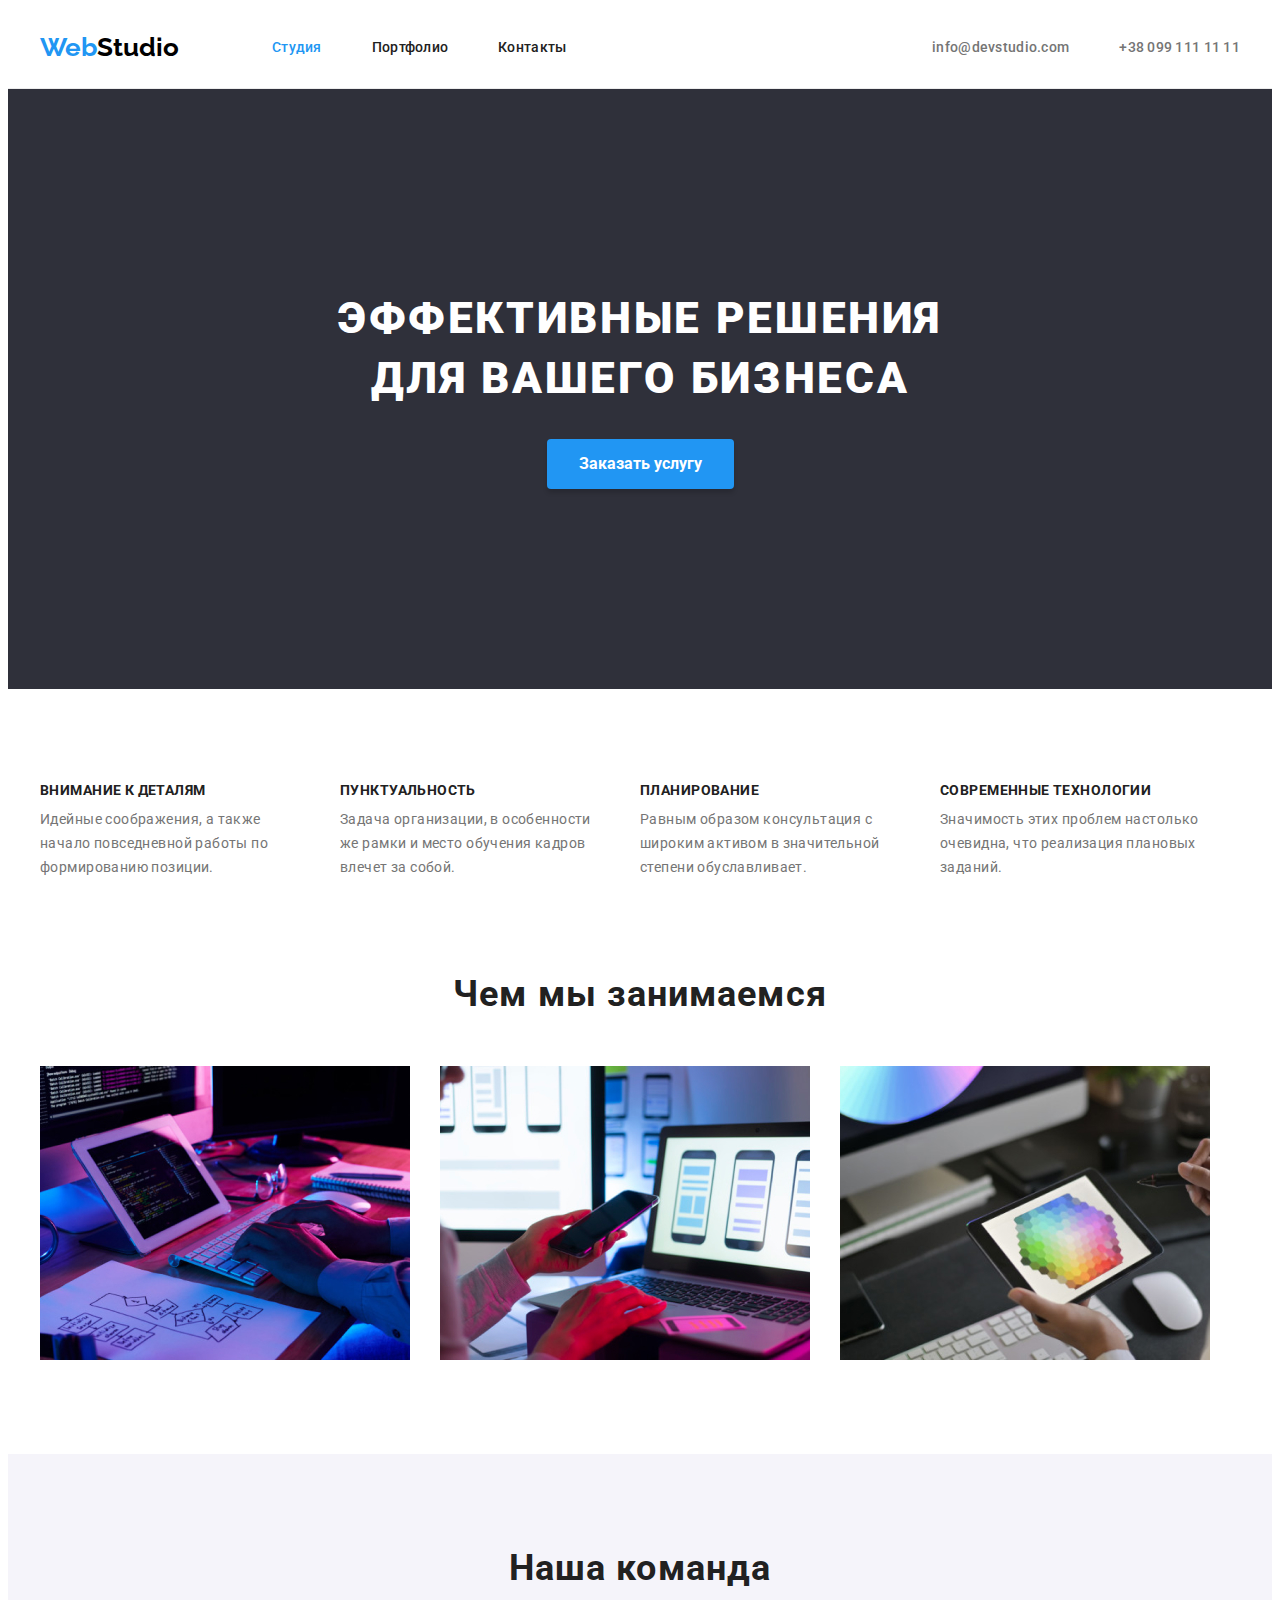
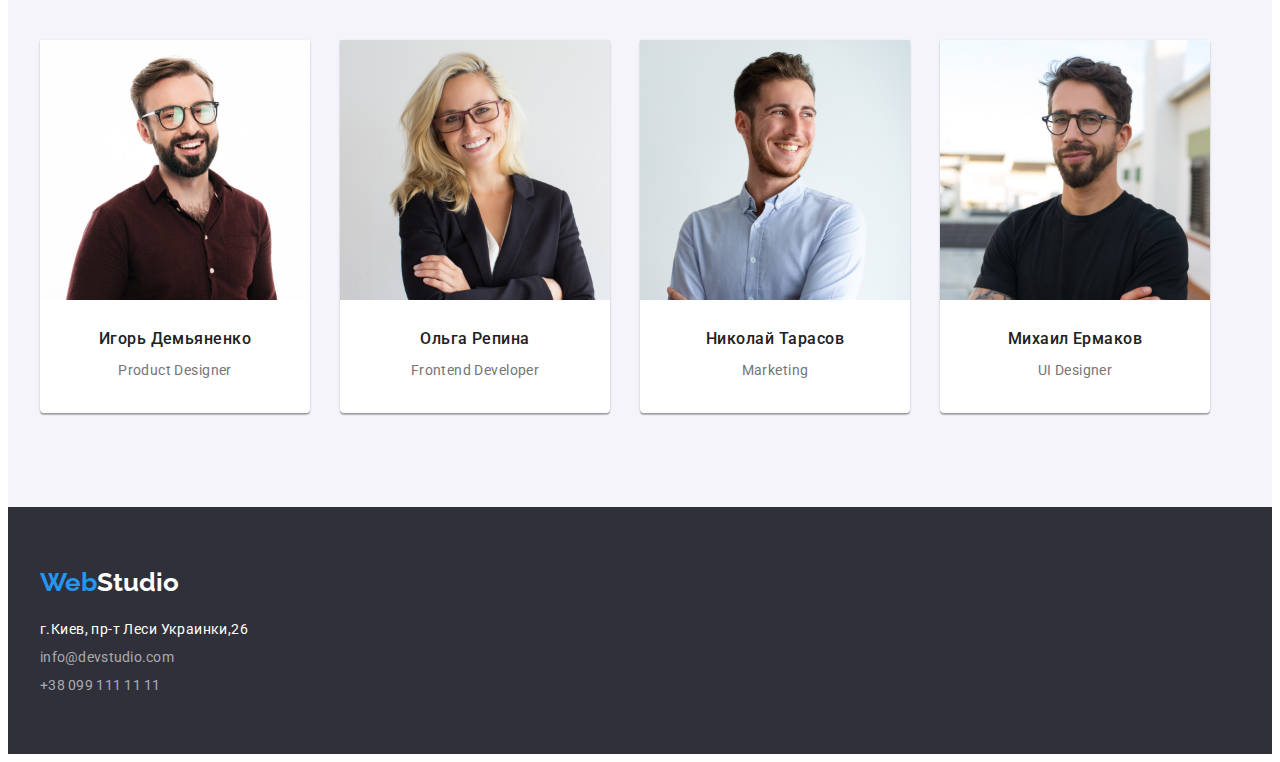
<file: index.html>
<!DOCTYPE html>
<html lang="ru">
  <head class="page">
    <meta charset="UTF-8" />
    <meta http-equiv="X-UA-Compatible" content="IE=edge" />
    <meta name="viewport" content="width=device-width, initial-scale=1.0" />
    <link rel="preconnect" href="https://fonts.googleapis.com" />
    <link rel="preconnect" href="https://fonts.gstatic.com" crossorigin />
    <link
      href="https://fonts.googleapis.com/css2?family=Raleway:wght@700&family=Roboto:wght@500;700;900&display=swap"
      rel="stylesheet"
    />
    <link
      rel="stylesheet"
      href="https://cdnjs.cloudflare.com/ajax/libs/modern-normalize/1.1.0/modern-normalize.min.css"
      integrity="sha512-wpPYUAdjBVSE4KJnH1VR1HeZfpl1ub8YT/NKx4PuQ5NmX2tKuGu6U/JRp5y+Y8XG2tV+wKQpNHVUX03MfMFn9Q=="
      crossorigin="anonymous"
      referrerpolicy="no-referrer"
    />
    <link rel="stylesheet" href="./css/styles.css" />
    <title>WebStudio</title>
  </head>
  <body class="body">
    <!--шапка страници-->

    <header class="header">
      <div class="container-header">
        <a href="index.html" class="logo-link link"
          ><span style="color: #2196f3"> Web</span>Studio
        </a>
        <!--навигация на страницы-->
        <nav class="header-nav">
          <ul class="header-list list">
            <li class="header-item">
              <a href="./index.html" class="header-link current link">Студия </a>
            </li>
            <li class="header-item">
              <a href="./portfolio.html" class="header-link link">Портфолио </a>
            </li>
            <li class="header-item">
              <a href="#contacts" class="header-link link">Контакты </a>
            </li>
          </ul>
        </nav>
        <ul class="contact-list">
          <li class="contact-item list">
            <a href="mailto:info@devstudio.com" class="contact-mail link">info@devstudio.com </a>
          </li>
          <li class="contact-item list">
            <a href="tel:+380991111111" class="contact-tel link">+38 099 111 11 11</a>
          </li>
        </ul>
      </div>
    </header>
    <main>
      <section class="hero">
        <div class="container">
          <!--Герой-->
          <h1 class="hero-title">Эффективные решения для вашего бизнеса</h1>
          <button type="button" class="hero-btn">Заказать услугу</button>
        </div>
      </section>
      <section class="section">
        <div class="container">
          <h2 class="visually-hidden">особенности</h2>
          <ul class="hero-list list">
            <li class="hero-item">
              <h3 class="hero-ation-title title">Внимание к деталям</h3>
              <p class="hero-ation-text text">
                Идейные соображения, а также начало повседневной работы по формированию позиции.
              </p>
            </li>
            <li class="hero-item">
              <h3 class="hero-time-title title">Пунктуальность</h3>
              <p class="hero-time-text text">
                Задача организации, в особенности же рамки и место обучения кадров влечет за собой.
              </p>
            </li>
            <li class="hero-item">
              <h3 class="hero-botton-title title">Планирование</h3>
              <p class="hero-botton-text text">
                Равным образом консультация с широким активом в значительной степени обуславливает.
              </p>
            </li>
            <li class="hero-item">
              <h3 class="hero-tech-title">Современные технологии</h3>
              <p class="hero-tech-text text">
                Значимость этих проблем настолько очевидна, что реализация плановых заданий.
              </p>
            </li>
          </ul>
        </div>
      </section>
      <section class="hero-skills">
        <div class="container">
          <h2 class="hero-skills-title title">Чем мы занимаемся</h2>
          <ul class="hero-skills-list list">
            <li class="hero-skills-item">
              <img src="./images/img1.jpg" alt="верстка" width="370" />
            </li>
            <li class="hero-skills-item">
              <img src="./images/img2.jpg" alt="мобильное приложение" width="370" />
            </li>
            <li class="hero-skills-item">
              <img src="./images/img3.jpg" alt="дизайн" width="370" />
            </li>
          </ul>
        </div>
      </section>
      <section class="about">
        <div class="container">
          <h2 class="about-title">Наша команда</h2>
          <ul class="about-list list">
            <li class="about-item">
              <img class="about-img" src="./images/img4.jpg" alt="подукт дизайнер" width="270" />
              <div class="card-text">
                <h3 class="about-title-top title">Игорь Демьяненко</h3>
                <p lang="en" class="about-text-top text">Product Designer</p>
              </div>
            </li>
            <li class="about-item">
              <img class="about-img" src="./images/img5.jpg" alt="разработчик" width="270" />
              <div class="card-text">
                <h3 class="about-title-botton title">Ольга Репина</h3>
                <p lang="en" class="about-text-botton text">Frontend Developer</p>
              </div>
            </li>
            <li class="about-item">
              <img class="about-img" src="./images/img6.jpg" alt="маркетинг" width="270" />
              <div class="card-text">
                <h3 class="about-title-mark title">Николай Тарасов</h3>
                <p lang="en" class="about-text-mark text">Marketing</p>
              </div>
            </li>
            <li class="about-item">
              <img class="about-img" src="./images/img7.jpg" alt="дизайнер" width="270" />
              <div class="card-text">
                <h3 class="about-title-des title">Михаил Ермаков</h3>
                <p lang="en" class="about-text-des text">UI Designer</p>
              </div>
            </li>
          </ul>
        </div>
      </section>
    </main>
    <footer class="footer">
      <div class="container">
        <!--подвал-->
        <a href="index.html" class="footer-logo link"
          ><span style="color: #2196f3">Web</span>Studio
        </a>
        <address class="address">
          <p class="address-text">г.Киев, пр-т Леси Украинки,26</p>
          <ul class="address-list list">
            <li class="address-item">
              <a href="" class="address-mail link list">info@devstudio.com</a>
            </li>
            <li>
              <a href="tel:+380991111111" class="address-tel link">+38 099 111 11 11 </a>
            </li>
          </ul>
        </address>
      </div>
    </footer>
  </body>
</html>
</file>
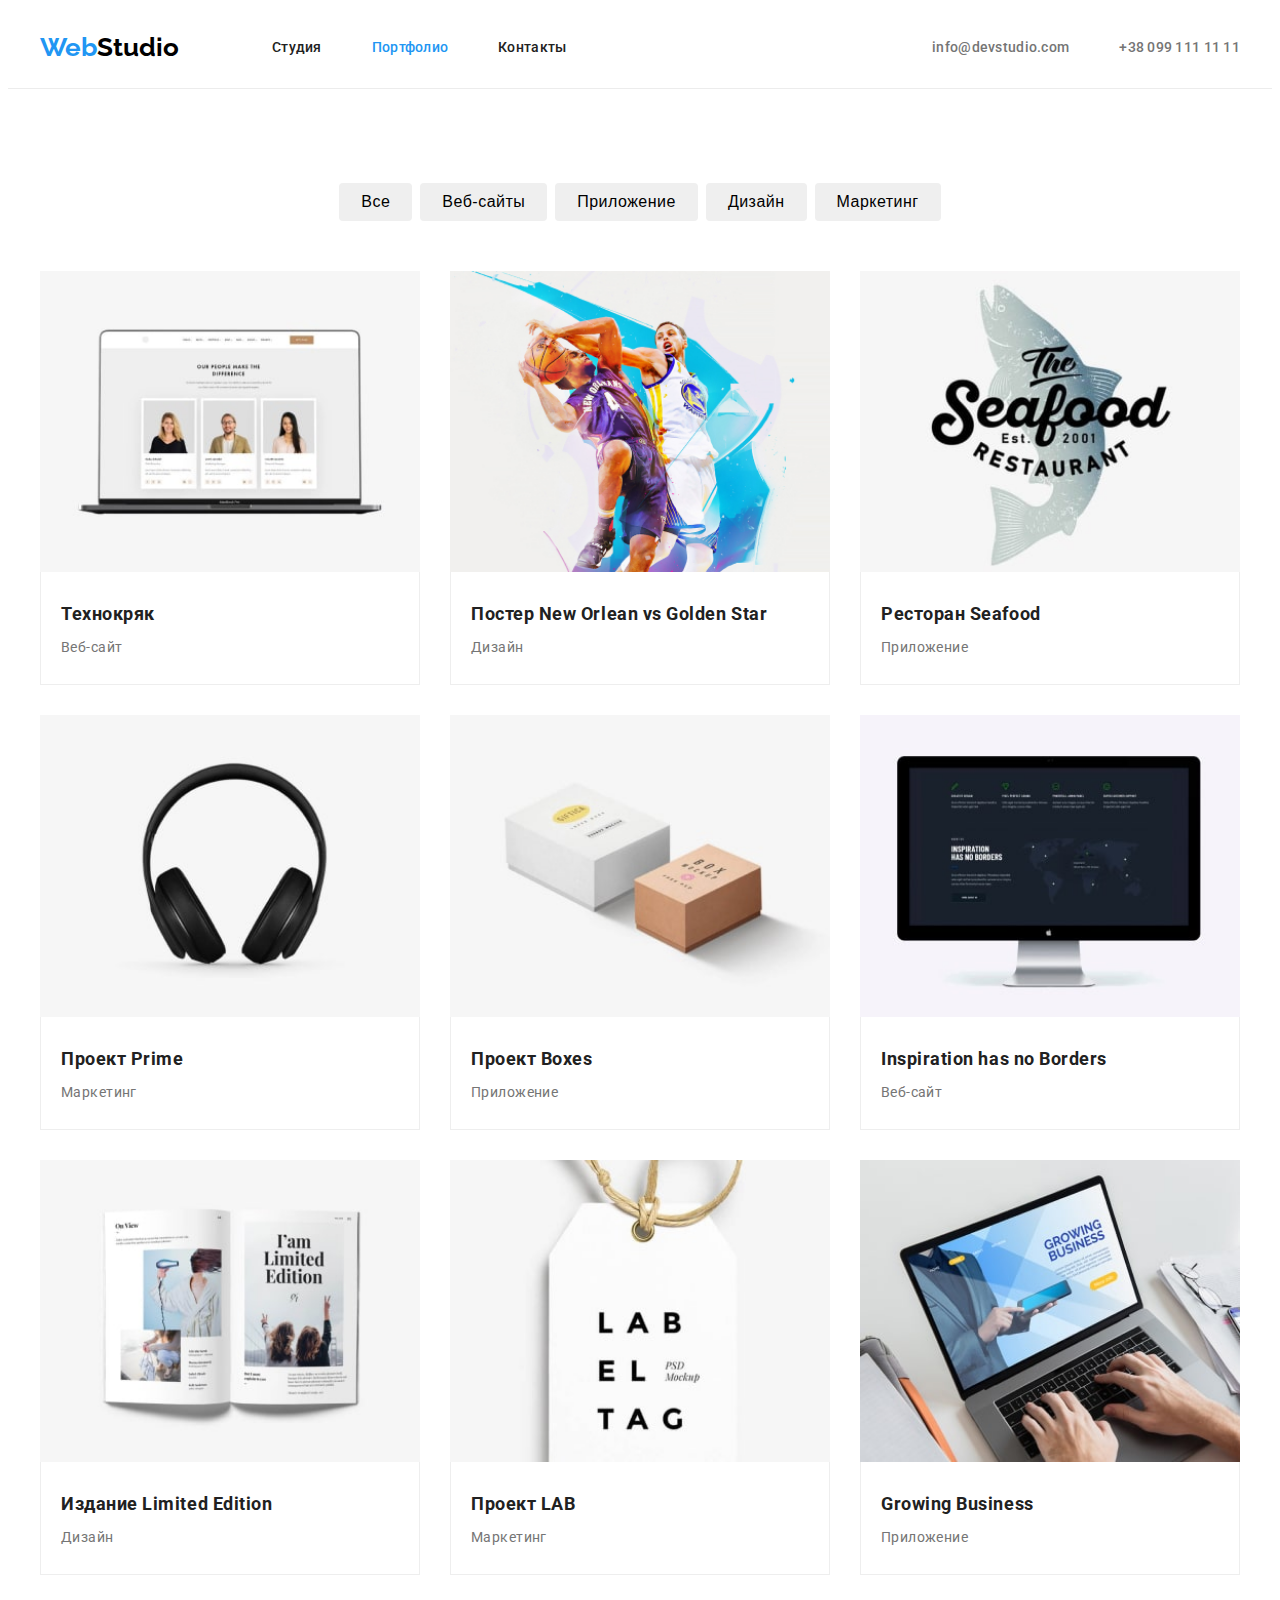
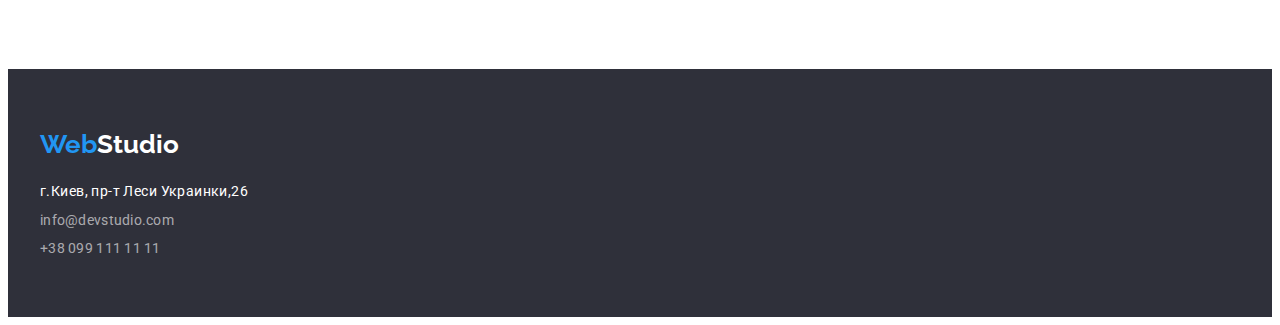
<file: portfolio.html>
<!DOCTYPE html>
<html lang="ru">
  <head class="page">
    <meta charset="UTF-8" />
    <meta http-equiv="X-UA-Compatible" content="IE=edge" />
    <meta name="viewport" content="width=device-width, initial-scale=1.0" />
    <link rel="preconnect" href="https://fonts.googleapis.com" />
    <link rel="preconnect" href="https://fonts.gstatic.com" crossorigin />
    <link
      href="https://fonts.googleapis.com/css2?family=Raleway:wght@700&family=Roboto:wght@500;700;900&display=swap"
      rel="stylesheet"
    />
    <link
      rel="stylesheet"
      href="https://cdnjs.cloudflare.com/ajax/libs/modern-normalize/1.1.0/modern-normalize.min.css"
      integrity="sha512-wpPYUAdjBVSE4KJnH1VR1HeZfpl1ub8YT/NKx4PuQ5NmX2tKuGu6U/JRp5y+Y8XG2tV+wKQpNHVUX03MfMFn9Q=="
      crossorigin="anonymous"
      referrerpolicy="no-referrer"
    />
    <link rel="stylesheet" href="./css/styles.css" />
    <title>Portfolio</title>
  </head>
  <body class="body">
    <!--шапка страници-->
    <header>
      <section class="header">
        <div class="container-header">
          <a href="index.html" class="logo-link link"
            ><span style="color: #2196f3">Web</span>Studio
          </a>
          <!--навигация на страницы-->
          <nav class="header-nav">
            <ul class="header-list list">
              <li class="header-item">
                <a href="./index.html" class="header-link link">Студия</a>
              </li>
              <li class="header-item">
                <a href="./portfolio.html" class="header-link current link">Портфолио </a>
              </li>
              <li class="header-item">
                <a href="#contacts" class="header-link link">Контакты</a>
              </li>
            </ul>
          </nav>
          <ul class="contact-list list">
            <li class="contact-item">
              <a href="mailto:info@devstudio.com" class="contact-mail link">info@devstudio.com </a>
            </li>
            <li class="contact-item">
              <a href="tel:+380991111111" class="contact-tel link">+38 099 111 11 11 </a>
            </li>
          </ul>
        </div>
      </section>
    </header>
    <main>
      <section class="section">
        <h2 class="visually-hidden">фильтр работ</h2>
        <div class="container">
          <ul class="main-list list">
            <li class="main-item">
              <button type="button" class="main-button">Все</button>
            </li>
            <li class="main-item">
              <button type="button" class="main-button">Веб-сайты</button>
            </li>
            <li class="main-item">
              <button type="button" class="main-button">Приложение</button>
            </li>
            <li class="main-item">
              <button type="button" class="main-button">Дизайн</button>
            </li>
            <li class="main-item">
              <button type="button" class="main-button">Маркетинг</button>
            </li>
          </ul>
          <ul class="gallery-list list">
            <li class="gallery-item">
              <a href="" class="gallery-cards link">
                <img src="./images/box1.jpg" alt="верстальшики" width="370" />
                <div class="gallery-card-text">
                  <h3 class="gallery-title title">Технокряк</h3>
                  <p class="gallery-text text">Веб-сайт</p>
                </div>
              </a>
            </li>
            <li class="gallery-item">
              <a href="" class="gallery-cards link">
                <img src="./images/box2.jpg" alt="дизайнерские работы" width="370" />
                <div class="gallery-card-text">
                  <h3 class="gallery-title title">Постер New Orlean vs Golden Star</h3>
                  <p class="gallery-text text">Дизайн</p>
                </div>
              </a>
            </li>
            <li class="gallery-item">
              <a href="" class="gallery-cards link">
                <img src="./images/box3.jpg" alt="разроботка приложений" width="370" />
                <div class="gallery-card-text">
                  <h3 class="gallery-title title">Ресторан Seafood</h3>
                  <p class="gallery-text text">Приложение</p>
                </div>
              </a>
            </li>
            <li class="gallery-item">
              <a href="" class="gallery-cards link">
                <img src="./images/box4.jpg" alt="продвижение" width="370" />
                <div class="gallery-card-text">
                  <h3 class="gallery-title title">Проект Prime</h3>
                  <p class="gallery-text text">Маркетинг</p>
                </div>
              </a>
            </li>
            <li class="gallery-item">
              <a href="" class="gallery-cards link">
                <img src="./images/box5.jpg" alt="разработка" width="370" />
                <div class="gallery-card-text">
                  <h3 class="gallery-title title">Проект Boxes</h3>
                  <p class="gallery-text text">Приложение</p>
                </div>
              </a>
            </li>
            <li class="gallery-item">
              <a href="" class="gallery-cards link">
                <img src="./images/box6.jpg" alt=" работа с сайтами" width="370" />
                <div class="gallery-card-text">
                  <h3 class="gallery-title title" lang="en">Inspiration has no Borders</h3>
                  <p class="gallery-text text">Веб-сайт</p>
                </div>
              </a>
            </li>
            <li class="gallery-item">
              <a href="" class="gallery-cards link">
                <img src="./images/box7.jpg" alt="уникальность" width="370" />
                <div class="gallery-card-text">
                  <h3 class="gallery-title title">Издание Limited Edition</h3>
                  <p class="gallery-text text">Дизайн</p>
                </div>
              </a>
            </li>
            <li class="gallery-item">
              <a href="" class="gallery-cards link">
                <img src="./images/box8.jpg" alt="реклама" width="370" />
                <div class="gallery-card-text">
                  <h3 class="gallery-title title">Проект LAB</h3>
                  <p class="gallery-text text">Маркетинг</p>
                </div>
              </a>
            </li>
            <li class="gallery-item">
              <a href="" class="gallery-cards link">
                <img src="./images/box9.jpg" alt=" помошь в бизнесе" width="370" />
                <div class="gallery-card-text">
                  <h3 class="gallery-title title" lang="en">Growing Business</h3>
                  <p class="gallery-text text">Приложение</p>
                </div>
              </a>
            </li>
          </ul>
        </div>
      </section>
    </main>
    <!--подвал-->
    <footer>
      <section class="footer">
        <div class="container">
          <a href="index.html" class="footer-logo link"
            ><span style="color: #2196f3">Web</span>Studio
          </a>
          <address class="address">
            <p class="address-text">г.Киев, пр-т Леси Украинки,26</p>
            <ul class="address-list list">
              <li class="address-item">
                <a href="" class="address-mail link list">info@devstudio.com</a>
              </li>
              <li>
                <a href="tel:+380991111111" class="address-tel link">+38 099 111 11 11 </a>
              </li>
            </ul>
          </address>
        </div>
      </section>
    </footer>
  </body>
</html>
</file>
<file: css/styles.css>
:root {
  --primari-text-color: #757575;
  --title-text-color: #212121;
  --accent-color: #2196f3;
  --white-text-color: #ffffff;
  --black-backg-color: #2f303a;
  --button-color: #188ce8;
  --footer-color: rgba(255, 255, 255, 0.6);
  --fon-color: #f5f4fa;
  --border-image: #eeeeee;
}

body {
  font-family: 'Roboto', sans-serif, 'Raleway';
}

.container {
  width: 1200px;
  padding-left: 15px;
  padding-right: 15px;
  margin: 0;
}

p,
h1,
h2,
h3,
h4,
h5,
h6 {
  margin: 0;
}

ul,
ol {
  padding-left: 0;
  margin: 0;
}

button {
  cursor: pointer;
}

img {
  display: block;
  width: 100%;
  height: auto;
}

.link {
  text-decoration: none;
}

.list {
  list-style: none;
}

.visually-hidden {
  position: absolute;
  white-space: nowrap;
  width: 1px;
  height: 1px;
  overflow: hidden;
  border: 0;
  padding: 0;
  clip: rect(0 0 0 0);
  clip-path: inset(50%);
  margin: -1px;
}

.title {
  font-weight: 700;
  font-size: 14px;
  line-height: 1.14;
  letter-spacing: 0.03em;
  text-transform: none;
}

.text {
  font-weight: 400;
  font-size: 14px;
  line-height: 1.71;
  letter-spacing: 0.03em;
  text-transform: none;
}

.section {
  padding-top: 94px;
  padding-bottom: 94px;
}

/*header*/

.header {
  border-bottom: 1px solid #ececec;
}

.container-header {
  width: 1200px;
  padding-left: 15px;
  padding-right: 15px;
  margin: 0 auto;
  display: flex;
}

.logo-link {
  font-family: Raleway;
  align-items: center;
  display: block;
  padding-top: 24px;
  padding-bottom: 25px;
}

.header-link.current {
  color: var(--button-color);
}

.logo-link {
  color: #000000;
  font-weight: 700;
  font-size: 26px;
  line-height: 1.19;
  text-decoration: none;

  align-items: center;
  display: block;
}

/* site nav */

.header-nav {
  margin-left: 93px;
}

.header-list {
  display: flex;
}

.header-item {
  display: block;

  margin-right: 50px;
}

.header-link.current {
  color: var(--accent-color);
}

.header-link {
  display: block;
  font-weight: 500;
  font-size: 14px;
  line-height: 1.14;
  letter-spacing: 0.02em;
  color: var(--title-text-color);

  padding-top: 32px;
  padding-bottom: 32px;
}

.header-link:hover,
.header-link:focus {
  color: var(--button-color);
}

.header-link :active {
  color: var(--accent-color);
}

.contact-list {
  display: flex;
  margin-left: auto;
}

.contact-mail {
  font-weight: 500;
  font-size: 14px;
  line-height: 1.14;
  letter-spacing: 0.02em;
  color: var(--primari-text-color);

  display: block;
  padding-top: 32px;
  padding-bottom: 32px;
}

.contact-mail:hover,
.contact-mail:focus {
  color: var(--button-color);
}

.contact-item {
  margin-left: 50px;
}

.contact-tel {
  font-weight: 500;
  font-size: 14px;
  line-height: 1.14;
  letter-spacing: 0.02em;
  color: var(--primari-text-color);

  display: block;
  padding-top: 32px;
  padding-bottom: 32px;
}

.contact-tel:hover,
.contact-tel:focus {
  color: var(--button-color);
}

/*----------- hero ------*/

.hero {
  background: var(--black-backg-color);
  text-align: center;
  padding-top: 200px;
  padding-bottom: 200px;
}

.hero-title {
  font-weight: 900;
  font-size: 44px;
  line-height: 1.36;
  letter-spacing: 0.06em;
  color: var(--white-text-color);
  text-transform: uppercase;

  width: 696px;
  margin-top: 0;
  margin-bottom: 30px;
  margin-left: auto;
  margin-right: auto;
  max-width: 696px;
}

/* button */

.hero-btn {
  font-family: 'Roboto';
  font-weight: 700;
  font-size: 16px;
  line-height: 1.87;
  color: var(--white-text-color);
  background: var(--accent-color);
  box-shadow: 0px 4px 4px rgba(0, 0, 0, 0.15);
  border-radius: 4px;
  border: none;
  padding: 10px 32px;
}
/*------------ особености-----------*/
.section {
  padding-top: 94px;
  padding-bottom: 94px;
}

.hero-list {
  display: flex;
}

.hero-item {
  margin-right: 30px;
}

.hero-item:last-child {
  margin: 0;
}

.hero-ation-title {
  text-transform: uppercase;
  color: var(--title-text-color);
  margin-bottom: 10px;
}

.hero-ation-text {
  color: var(--primari-text-color);
  display: block;
  max-width: 270px;
}

.hero-time-title {
  text-transform: uppercase;
  color: var(--title-text-color);
  margin-bottom: 10px;
}

.hero-time-text {
  color: var(--primari-text-color);
  display: block;
  max-width: 270px;
}

.hero-botton-title {
  text-transform: uppercase;
  color: var(--title-text-color);
  margin-bottom: 10px;
}

.hero-botton-text {
  color: var(--primari-text-color);
  display: block;
  max-width: 270px;
}

.hero-tech-title {
  text-transform: uppercase;
  color: var(--title-text-color);
  font-weight: 700;
  font-size: 14px;
  line-height: 1.14;
  letter-spacing: 0.03em;
  margin-bottom: 10px;
  margin-right: -30px;
}

.hero-tech-text {
  color: var(--primari-text-color);
  display: block;
  max-width: 270px;
}

/*----------hero-skills--------*/

.hero-skills {
  padding-top: 0;
  padding-bottom: 94px;
}

.hero-skills-title {
  font-weight: 700;
  font-size: 36px;
  line-height: 1.16;
  letter-spacing: 0.03em;
  color: var(--title-text-color);

  text-align: center;
  margin-bottom: 50px;
}

.hero-skills-list {
  display: flex;
  gap: 30px;
}

.hero-skills-item {
  display: block;
}

/*-------- about------- */

.about {
  background-color: var(--fon-color);
  padding-top: 94px;
  padding-bottom: 94px;
}
.about-list {
  display: flex;
  margin-top: 50px;
}

.about-title {
  font-weight: 700;
  font-size: 36px;
  line-height: 1.16;
  letter-spacing: 0.03em;
  color: var(--title-text-color);
  text-align: center;
}

.about-item {
  margin-right: 30px;
  width: 270px;
  box-sizing: border-box;
  box-shadow: 0px 1px 3px rgba(0, 0, 0, 0.12), 0px 1px 1px rgba(0, 0, 0, 0.14),
    0px 2px 1px rgba(0, 0, 0, 0.2);
  border-radius: 0px 0px 4px 4px;
  background-color: var(--white-text-color);
}

.about-item:last-child {
  margin: 0;
}

.about-img {
  display: block;
  width: 100%;
  height: auto;
}

.card-text {
  padding-top: 30px;
  padding-bottom: 30px;
}

.about-title-top {
  font-weight: 500;
  font-size: 16px;
  line-height: 1.18;
  letter-spacing: 0.03em;
  color: var(--title-text-color);
  text-align: center;
  margin-bottom: 10px;
}

.about-text-top {
  color: var(--primari-text-color);
  text-align: center;
}

.about-title-botton {
  font-weight: 500;
  font-size: 16px;
  line-height: 1.18;
  letter-spacing: 0.03em;
  color: var(--title-text-color);
  text-align: center;
  margin-bottom: 10px;
}

.about-text-botton {
  color: var(--primari-text-color);
  text-align: center;
}

.about-title-mark {
  font-weight: 500;
  font-size: 16px;
  line-height: 1.18;
  letter-spacing: 0.03em;
  color: var(--title-text-color);
  text-align: center;
  margin-bottom: 10px;
}

.about-text-mark {
  color: var(--primari-text-color);
  text-align: center;
}

.about-title-des {
  font-weight: 500;
  font-size: 16px;
  line-height: 1.18;
  letter-spacing: 0.03em;
  color: var(--title-text-color);
  text-align: center;
  margin-bottom: 10px;
}

.about-text-des {
  color: var(--primari-text-color);
  text-align: center;
}

/*-----------footer--------------*/

.footer {
  background-color: var(--black-backg-color);
  padding-top: 60px;
  padding-bottom: 60px;
}

.footer-logo {
  font-family: 'Raleway';
  font-weight: 700;
  font-size: 26px;
  line-height: 1.19;
  color: var(--white-text-color);
  margin-top: 60px;
}

.address {
  margin-top: 20px;
}

.address-text {
  font-style: normal;
  font-weight: 400;
  font-size: 14px;
  line-height: 1.71;
  letter-spacing: 0.03em;
  color: var(--white-text-color);
  display: block;

  margin-bottom: 9px;
}

.address-mail {
  font-style: normal;
  font-weight: 400;
  font-size: 14px;
  line-height: 1.14;
  letter-spacing: 0.02em;
  color: var(--footer-color);

  display: block;
  margin-bottom: 9px;
}

.address-mail:hover,
.address-mail:focus {
  color: var(--button-color);
}

.address-tel {
  font-style: normal;
  font-weight: 400;
  font-size: 14px;
  line-height: 1.14;
  letter-spacing: 0.02em;
  color: var(--footer-color);
}

.address-tel:hover,
.address-tel:focus {
  color: var(--button-color);
}

/*-----Портфолио-----*/

.main {
  padding-top: 94px;
  padding-bottom: 94px;
}

.container-main {
  width: 1200px;
  padding-left: 15px;
  padding-right: 15px;

  margin-right: auto;
  margin-left: auto;
}

.main-list {
  display: flex;
  justify-content: center;

  margin-bottom: 50px;
}

.main-item {
  display: inline-block;
}

.main-item:not(:last-child) {
  margin-right: 8px;
}

.main-button {
  font-weight: 500;
  font-size: 16px;
  line-height: 1.6;
  text-align: center;
  letter-spacing: 0.03em;
  text-transform: none;

  border: none;
  border-radius: 4px;
  padding: 6px 22px;
}

.main-button:hover,
.main-button:focus {
  background-color: var(--button-color);
  color: var(--white-text-color);
}

.container {
  margin-left: auto;
  margin-right: auto;
}

/*------gallery------*/

.gallery-list {
  display: flex;
  flex-wrap: wrap;

  margin-right: -30px;
  margin-top: -30px;
}

.gallery-list > .gallery-item {
  background: var(--white-text-color);
  display: block;
  flex-basis: calc(100% / 3 - 30px);
  margin-right: 30px;
  margin-top: 30px;
}

.gallery-cards {
  display: block;
}

.gallery-card-text {
  border-left: 1px solid var(--border-image);
  border-right: 1px solid var(--border-image);
  border-bottom: 1px solid var(--border-image);
  padding: 24px 20px;
}

.gallery-title {
  color: var(--title-text-color);
  font-size: 18px;
  line-height: 2;
  margin-bottom: 4px;
}

.gallery-text {
  color: var(--primari-text-color);
}
</file>
